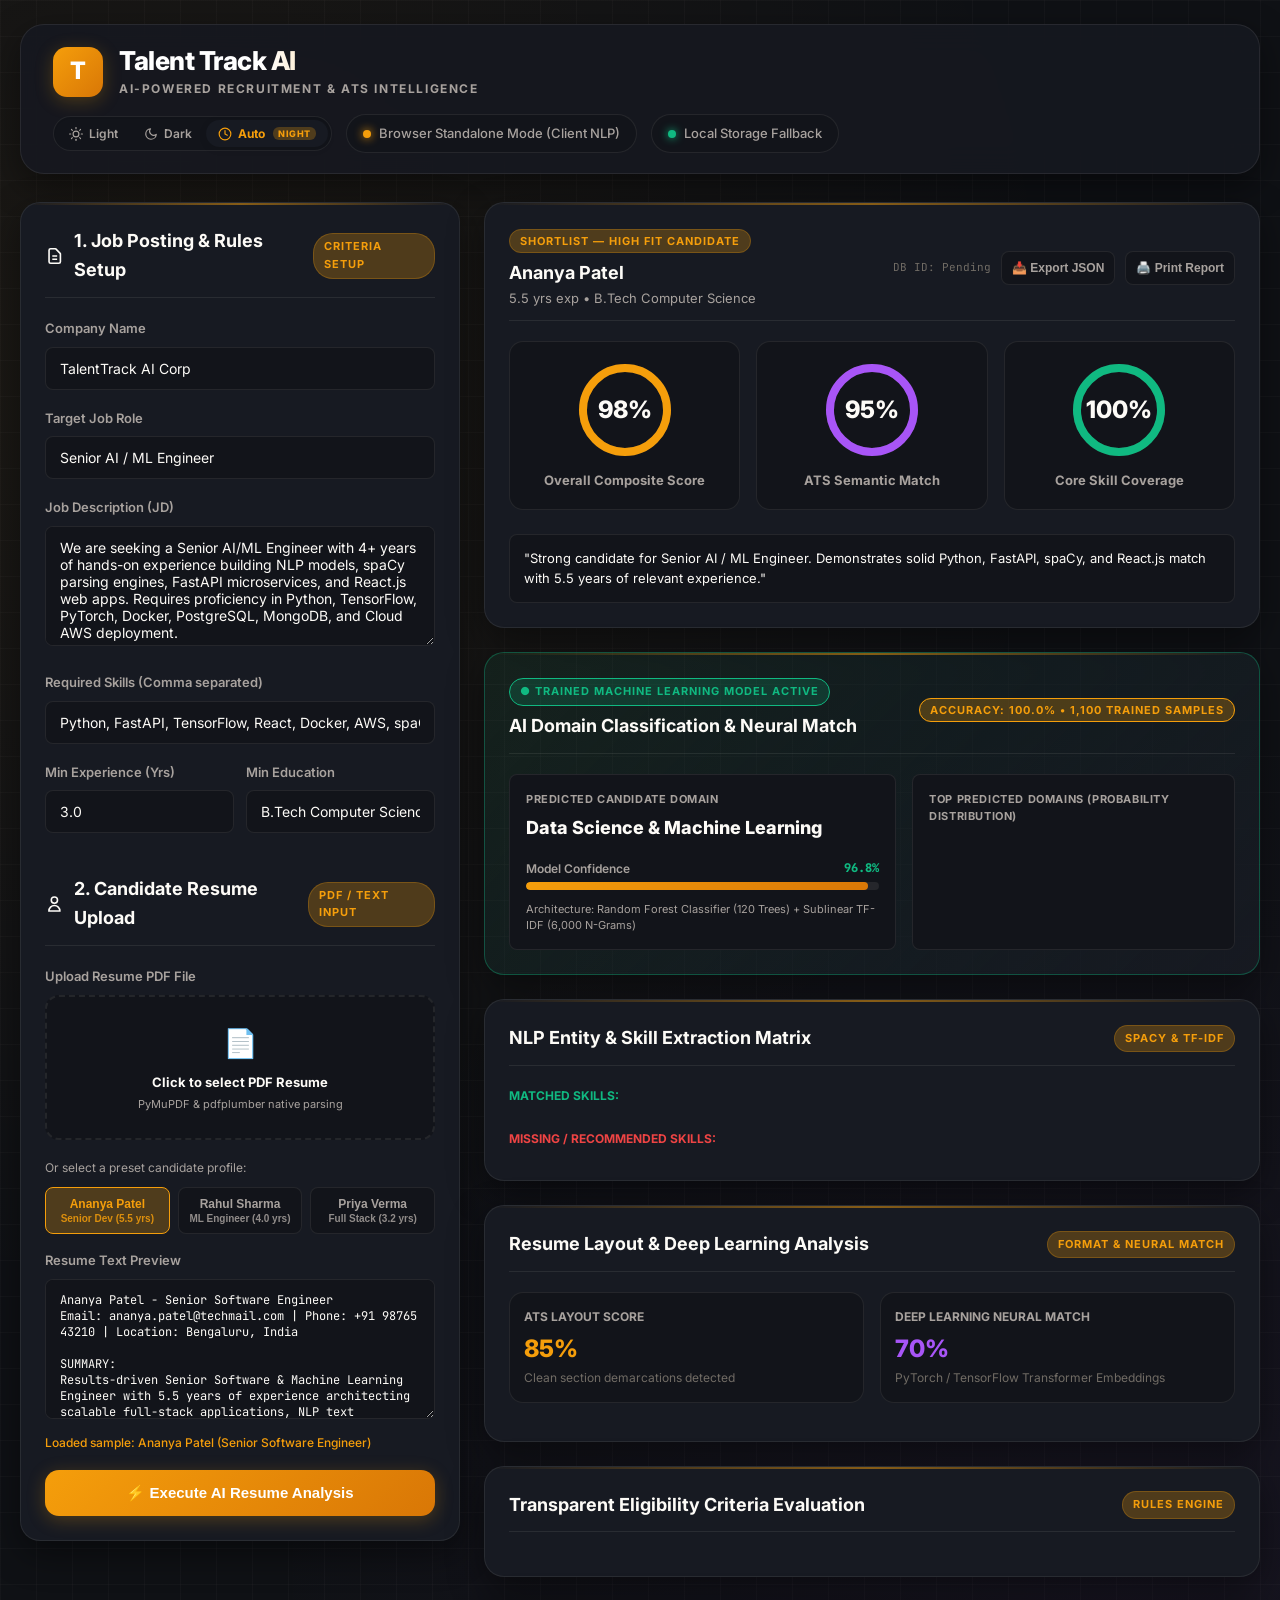
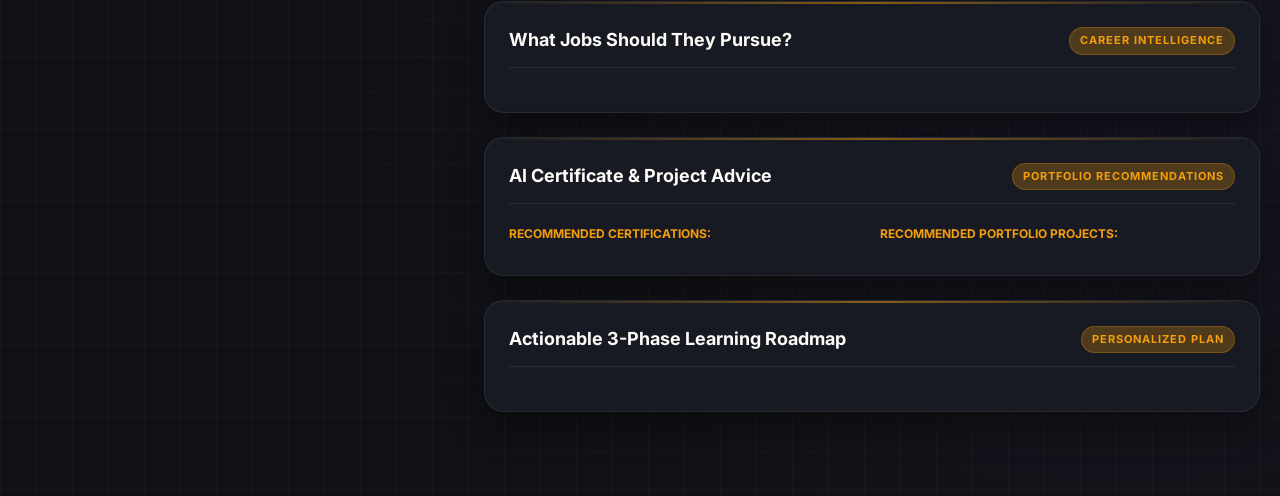
<file: index.html>
<!DOCTYPE html>
<html lang="en" data-theme="light" data-theme-mode="auto">
<head>
  <meta charset="UTF-8">
  <meta name="viewport" content="width=device-width, initial-scale=1.0">
  <title>Talent Track AI - Intelligent Resume Shortlisting Platform</title>
  <meta name="description" content="AI-powered recruitment and ATS resume shortlisting platform matching candidates using machine learning, PyMuPDF, pdfplumber, spaCy, and Scikit-Learn.">
  <link rel="stylesheet" href="css/styles.css">
  <script>
    // Immediate theme resolution before DOM load to avoid FOUC
    (function() {
      try {
        const stored = localStorage.getItem('talent_track_theme') || 'auto';
        let resolved = stored;
        if (stored === 'auto') {
          const hour = new Date().getHours();
          resolved = (hour >= 6 && hour < 18) ? 'light' : 'dark';
        }
        document.documentElement.setAttribute('data-theme', resolved);
        document.documentElement.setAttribute('data-theme-mode', stored);
      } catch (e) {}
    })();
  </script>
</head>
<body>

  <div class="app-container">

    <!-- Header / Navbar -->
    <header class="navbar">
      <div class="brand">
        <div class="brand-icon">T</div>
        <div>
          <div class="brand-title">Talent Track AI</div>
          <div class="brand-subtitle">AI-Powered Recruitment & ATS Intelligence</div>
        </div>
      </div>
      
      <div class="navbar-right">
        <!-- 3-State Theme Toggle Switch (Light, Dark, Auto) -->
        <div class="theme-switch-container">
          <div class="theme-switch-group" role="radiogroup" aria-label="Theme Selection">
            <button type="button" class="theme-btn" id="theme-btn-light" data-mode="light" title="Light Mode (Ivory White)">
              <svg viewBox="0 0 24 24"><circle cx="12" cy="12" r="5"></circle><line x1="12" y1="1" x2="12" y2="3"></line><line x1="12" y1="21" x2="12" y2="23"></line><line x1="4.22" y1="4.22" x2="5.64" y2="5.64"></line><line x1="18.36" y1="18.36" x2="19.78" y2="19.78"></line><line x1="1" y1="12" x2="3" y2="12"></line><line x1="21" y1="12" x2="23" y2="12"></line><line x1="4.22" y1="19.78" x2="5.64" y2="18.36"></line><line x1="18.36" y1="5.64" x2="19.78" y2="4.22"></line></svg>
              <span>Light</span>
            </button>
            <button type="button" class="theme-btn" id="theme-btn-dark" data-mode="dark" title="Dark Mode (Warm Obsidian)">
              <svg viewBox="0 0 24 24"><path d="M21 12.79A9 9 0 1 1 11.21 3 7 7 0 0 0 21 12.79z"></path></svg>
              <span>Dark</span>
            </button>
            <button type="button" class="theme-btn" id="theme-btn-auto" data-mode="auto" title="Auto Mode: 6 AM - 6 PM Light, 6 PM - 6 AM Dark">
              <svg viewBox="0 0 24 24"><circle cx="12" cy="12" r="10"></circle><polyline points="12 6 12 12 16 14"></polyline></svg>
              <span>Auto</span>
              <span class="theme-auto-badge" id="theme-auto-indicator">Day</span>
            </button>
          </div>
        </div>

        <div class="server-status">
          <span class="status-dot" id="server-dot"></span>
          <span id="server-text">Connecting to Backend...</span>
        </div>
        <div class="server-status">
          <span class="status-dot" id="db-dot" style="background-color:var(--emerald-accent); box-shadow:0 0 8px var(--emerald-accent);"></span>
          <span id="db-status-text">MongoDB Ready</span>
        </div>
      </div>
    </header>

    <!-- Main Grid Layout -->
    <div class="main-grid">

      <!-- Left Panel: Job Input & Candidate Resume Loader -->
      <aside class="left-col">
        <div class="card-panel">
          <div class="panel-header">
            <h2 class="panel-title">
              <svg width="20" height="20" fill="none" stroke="currentColor" stroke-width="2" viewBox="0 0 24 24"><path d="M9 12h6m-6 4h6m2 5H7a2 2 0 01-2-2V5a2 2 0 012-2h5.586a1 1 0 01.707.293l5.414 5.414a1 1 0 01.293.707V19a2 2 0 01-2 2z"></path></svg>
              1. Job Posting & Rules Setup
            </h2>
            <span class="panel-tag">Criteria Setup</span>
          </div>

          <form id="analysis-form">
            <div class="form-group">
              <label class="form-label" for="company-name">Company Name</label>
              <input type="text" id="company-name" class="form-input" value="TalentTrack AI Corp">
            </div>

            <div class="form-group">
              <label class="form-label" for="job-role">Target Job Role</label>
              <input type="text" id="job-role" class="form-input" value="Senior AI / ML Engineer">
            </div>

            <div class="form-group">
              <label class="form-label" for="job-desc">Job Description (JD)</label>
              <textarea id="job-desc" class="form-textarea">We are seeking a Senior AI/ML Engineer with 4+ years of hands-on experience building NLP models, spaCy parsing engines, FastAPI microservices, and React.js web apps. Requires proficiency in Python, TensorFlow, PyTorch, Docker, PostgreSQL, MongoDB, and Cloud AWS deployment.</textarea>
            </div>

            <div class="form-group">
              <label class="form-label" for="req-skills">Required Skills (Comma separated)</label>
              <input type="text" id="req-skills" class="form-input" value="Python, FastAPI, TensorFlow, React, Docker, AWS, spaCy, MongoDB">
            </div>

            <div style="display:grid; grid-template-columns:1fr 1fr; gap:12px;">
              <div class="form-group">
                <label class="form-label" for="min-exp">Min Experience (Yrs)</label>
                <input type="number" id="min-exp" class="form-input" value="3.0" step="0.5">
              </div>
              <div class="form-group">
                <label class="form-label" for="min-edu">Min Education</label>
                <input type="text" id="min-edu" class="form-input" value="B.Tech Computer Science">
              </div>
            </div>

            <!-- Candidate Resume Selection -->
            <div class="panel-header" style="margin-top:24px;">
              <h2 class="panel-title">
                <svg width="20" height="20" fill="none" stroke="currentColor" stroke-width="2" viewBox="0 0 24 24"><path d="M16 7a4 4 0 11-8 0 4 4 0 018 0zM12 14a7 7 0 00-7 7h14a7 7 0 00-7-7z"></path></svg>
                2. Candidate Resume Upload
              </h2>
              <span class="panel-tag">PDF / Text Input</span>
            </div>

            <!-- PDF File Upload Dropzone -->
            <div class="form-group">
              <label class="form-label">Upload Resume PDF File</label>
              <div class="dropzone" onclick="document.getElementById('resume-file-input').click();">
                <div class="dropzone-icon">📄</div>
                <div class="dropzone-title">Click to select PDF Resume</div>
                <div style="font-size:11px; color:var(--text-muted); margin-top:4px;">PyMuPDF & pdfplumber native parsing</div>
              </div>
              <input type="file" id="resume-file-input" accept=".pdf,.txt" style="display:none;">
            </div>

            <p style="font-size:12px; color:var(--text-muted); margin-bottom:10px;">Or select a preset candidate profile:</p>

            <div class="preset-grid">
              <button type="button" class="preset-btn active" data-preset="ananya">Ananya Patel<small>Senior Dev (5.5 yrs)</small></button>
              <button type="button" class="preset-btn" data-preset="rahul">Rahul Sharma<small>ML Engineer (4.0 yrs)</small></button>
              <button type="button" class="preset-btn" data-preset="priya">Priya Verma<small>Full Stack (3.2 yrs)</small></button>
            </div>

            <div class="form-group">
              <label class="form-label" for="resume-text-input">Resume Text Preview</label>
              <textarea id="resume-text-input" class="form-textarea" style="min-height:140px; font-family:var(--font-mono); font-size:12px;"></textarea>
              <div id="selected-file-name" style="font-size:12px; color:var(--primary-accent); margin-top:6px; font-weight:500;">Loaded sample: Ananya Patel</div>
            </div>

            <button type="submit" class="btn-primary" id="analyze-btn">
              ⚡ Execute AI Resume Analysis
            </button>
          </form>
        </div>
      </aside>

      <!-- Right Panel: Results & AI Intelligence Dashboard -->
      <main class="right-col" id="results-section">

        <!-- Score Overview Hero -->
        <div class="card-panel">
          <div class="panel-header">
            <div>
              <span class="panel-tag" id="verdict-badge-el">SHORTLIST — High Fit Candidate</span>
              <h2 class="panel-title" style="margin-top:6px;" id="cand-name">Ananya Patel</h2>
              <p style="font-size:13px; color:var(--text-muted);" id="cand-meta">5.5 yrs exp • B.Tech Computer Science</p>
            </div>
            <div style="display:flex; gap:10px; align-items:center;">
              <span style="font-size:11px; font-family:var(--font-mono); color:var(--text-dim);" id="db-record-tag">DB ID: Pending</span>
              <button class="preset-btn" id="export-json-btn">📥 Export JSON</button>
              <button class="preset-btn" id="print-report-btn">🖨️ Print Report</button>
            </div>
          </div>

          <!-- Gauges -->
          <div class="hero-score-grid">
            <div class="score-card">
              <div class="score-gauge">
                <svg viewBox="0 0 100 100">
                  <circle class="score-circle-bg" cx="50" cy="50" r="42"/>
                  <circle class="score-circle-val" id="overall-score-gauge" cx="50" cy="50" r="42"/>
                </svg>
                <div class="score-val-text" id="overall-score-val">98%</div>
              </div>
              <div class="score-title">Overall Composite Score</div>
            </div>

            <div class="score-card">
              <div class="score-gauge">
                <svg viewBox="0 0 100 100">
                  <circle class="score-circle-bg" cx="50" cy="50" r="42"/>
                  <circle class="score-circle-val" id="ats-score-gauge" cx="50" cy="50" r="42" style="stroke:var(--purple-accent);"/>
                </svg>
                <div class="score-val-text" id="ats-score-val">95%</div>
              </div>
              <div class="score-title">ATS Semantic Match</div>
            </div>

            <div class="score-card">
              <div class="score-gauge">
                <svg viewBox="0 0 100 100">
                  <circle class="score-circle-bg" cx="50" cy="50" r="42"/>
                  <circle class="score-circle-val" id="skill-score-gauge" cx="50" cy="50" r="42" style="stroke:var(--emerald-accent);"/>
                </svg>
                <div class="score-val-text" id="skill-score-val">100%</div>
              </div>
              <div class="score-title">Core Skill Coverage</div>
            </div>
          </div>

          <div class="info-subbox" id="verdict-summary">
            "Strong candidate for Senior AI / ML Engineer. Demonstrates solid Python, FastAPI, spaCy, and React.js match with 5.5 years of relevant experience."
          </div>
        </div>

        <!-- Trained AI Model Intelligence Card -->
        <div class="card-panel trained-model-panel" id="trained-model-card">
          <div class="panel-header">
            <div>
              <span class="panel-tag panel-tag-active" id="model-status-tag">
                ● Trained Machine Learning Model Active
              </span>
              <h3 class="panel-title" style="margin-top: 6px;">AI Domain Classification & Neural Match</h3>
            </div>
            <div style="text-align: right;">
              <span class="panel-tag panel-tag-accuracy" id="model-accuracy-badge">
                Accuracy: 100.0% • 1,100 Trained Samples
              </span>
            </div>
          </div>

          <div class="model-card-grid">
            <div class="model-inner-box">
              <div>
                <div class="model-inner-label">Predicted Candidate Domain</div>
                <div class="model-predicted-title" id="model-predicted-domain">Data Science & Machine Learning</div>
              </div>
              
              <div>
                <div class="model-confidence-row">
                  <span style="color: var(--text-muted); font-weight: 600;">Model Confidence</span>
                  <span class="model-confidence-val" id="model-confidence-val">96.8%</span>
                </div>
                <div class="model-confidence-track">
                  <div class="model-confidence-fill" id="model-confidence-bar" style="width: 96.8%;"></div>
                </div>

                <div class="model-details-meta" id="model-details-text">
                  Architecture: Random Forest Classifier (120 Trees) + Sublinear TF-IDF (6,000 N-Grams)
                </div>
              </div>
            </div>

            <div class="model-inner-box">
              <div class="model-inner-label">Top Predicted Domains (Probability Distribution)</div>
              <div class="top-domains-container" id="top-domains-list">
                <!-- Dynamically populated -->
              </div>
            </div>
          </div>
        </div>

        <!-- Extracted Skills & NLP Entity Matrix -->
        <div class="card-panel">
          <div class="panel-header">
            <h3 class="panel-title">NLP Entity & Skill Extraction Matrix</h3>
            <span class="panel-tag">spaCy & TF-IDF</span>
          </div>

          <div style="margin-bottom:16px;">
            <div style="font-size:12px; font-weight:700; color:var(--emerald-accent); margin-bottom:8px;">MATCHED SKILLS:</div>
            <div class="skill-pills" id="matched-skills-container"></div>
          </div>

          <div>
            <div style="font-size:12px; font-weight:700; color:var(--rose-accent); margin-bottom:8px;">MISSING / RECOMMENDED SKILLS:</div>
            <div class="skill-pills" id="missing-skills-container"></div>
          </div>
        </div>

        <!-- Layout & Deep Learning Analysis -->
        <div class="card-panel">
          <div class="panel-header">
            <h3 class="panel-title">Resume Layout & Deep Learning Analysis</h3>
            <span class="panel-tag">Format & Neural Match</span>
          </div>

          <div style="display:grid; grid-template-columns:1fr 1fr; gap:16px; margin-bottom:14px;">
            <div class="score-card" style="text-align:left; padding:14px;">
              <div style="font-size:12px; color:var(--text-muted); font-weight:700; margin-bottom:4px;">ATS LAYOUT SCORE</div>
              <div style="font-size:24px; font-weight:800; color:var(--primary-accent);" id="layout-score-val">85%</div>
              <div style="font-size:12px; color:var(--text-dim);" id="layout-status-desc">Clean section demarcations detected</div>
            </div>

            <div class="score-card" style="text-align:left; padding:14px;">
              <div style="font-size:12px; color:var(--text-muted); font-weight:700; margin-bottom:4px;">DEEP LEARNING NEURAL MATCH</div>
              <div style="font-size:24px; font-weight:800; color:var(--purple-accent);" id="dl-score-val">70%</div>
              <div style="font-size:12px; color:var(--text-dim);" id="dl-framework-desc">PyTorch / TensorFlow Transformer Embeddings</div>
            </div>
          </div>

          <div style="font-size:12px; color:var(--text-muted); line-height:1.6;" id="layout-suggestions-container"></div>
        </div>

        <!-- Slide 7: Transparent Eligibility Evaluation -->
        <div class="card-panel">
          <div class="panel-header">
            <h3 class="panel-title">Transparent Eligibility Criteria Evaluation</h3>
            <span class="panel-tag">Rules Engine</span>
          </div>

          <div class="eligibility-list" id="eligibility-list-container"></div>
        </div>

        <!-- Slide 8: Career Mapping ("What Jobs Should They Pursue?") -->
        <div class="card-panel">
          <div class="panel-header">
            <h3 class="panel-title">What Jobs Should They Pursue?</h3>
            <span class="panel-tag">Career Intelligence</span>
          </div>

          <div class="career-grid" id="career-grid-container"></div>
        </div>

        <!-- Certificate & Project Suggestions -->
        <div class="card-panel">
          <div class="panel-header">
            <h3 class="panel-title">AI Certificate & Project Advice</h3>
            <span class="panel-tag">Portfolio Recommendations</span>
          </div>

          <div style="display:grid; grid-template-columns:1fr 1fr; gap:16px;">
            <div>
              <div style="font-size:12px; font-weight:700; color:var(--amber-accent); margin-bottom:8px;">RECOMMENDED CERTIFICATIONS:</div>
              <div id="cert-advice-container"></div>
            </div>
            <div>
              <div style="font-size:12px; font-weight:700; color:var(--primary-accent); margin-bottom:8px;">RECOMMENDED PORTFOLIO PROJECTS:</div>
              <div id="project-advice-container"></div>
            </div>
          </div>
        </div>

        <!-- Slide 9: Candidate Gap Analysis & Learning Roadmap -->
        <div class="card-panel">
          <div class="panel-header">
            <h3 class="panel-title">Actionable 3-Phase Learning Roadmap</h3>
            <span class="panel-tag">Personalized Plan</span>
          </div>

          <div>
            <div class="roadmap-timeline" id="roadmap-container"></div>
          </div>
        </div>

      </main>

    </div>
  </div>

  <script src="js/sample_resumes.js"></script>
  <script src="js/nlp_simulator.js"></script>
  <script src="js/app.js"></script>
</body>
</html>
</file>
<file: css/styles.css>
@import url('./variables.css');
@import url('https://fonts.googleapis.com/css2?family=Inter:wght@300;400;500;600;700;800&family=JetBrains+Mono:wght@400;500;600&display=swap');

* {
  box-sizing: border-box;
  margin: 0;
  padding: 0;
}

body {
  background-color: var(--bg-dark);
  color: var(--text-main);
  font-family: var(--font-family);
  min-height: 100vh;
  line-height: 1.6;
  background-image: 
    radial-gradient(circle at 12% 18%, var(--radial-glow-1) 0%, transparent 45%),
    radial-gradient(circle at 88% 75%, var(--radial-glow-2) 0%, transparent 45%),
    linear-gradient(to right, var(--grid-line-color) 1px, transparent 1px),
    linear-gradient(to bottom, var(--grid-line-color) 1px, transparent 1px);
  background-size: 100% 100%, 100% 100%, 36px 36px, 36px 36px;
  overflow-x: hidden;
  transition: background-color var(--transition-smooth), color var(--transition-smooth);
}

/* Container */
.app-container {
  max-width: 1320px;
  margin: 0 auto;
  padding: 24px 20px 60px;
}

/* Header & Navbar */
.navbar {
  display: flex;
  justify-content: space-between;
  align-items: center;
  padding: 20px 32px;
  background: var(--navbar-bg);
  backdrop-filter: blur(16px);
  -webkit-backdrop-filter: blur(16px);
  border: 1px solid var(--border-color);
  border-radius: var(--radius-xl);
  margin-bottom: 28px;
  box-shadow: var(--panel-shadow);
  transition: background var(--transition-smooth), border-color var(--transition-smooth);
  flex-wrap: wrap;
  gap: 16px;
}

.brand {
  display: flex;
  align-items: center;
  gap: 16px;
}

.brand-icon {
  width: 50px;
  height: 50px;
  background: var(--brand-gradient);
  border-radius: 14px;
  display: flex;
  align-items: center;
  justify-content: center;
  font-weight: 800;
  font-size: 24px;
  color: #fff;
  box-shadow: 0 4px 18px var(--primary-glow);
  flex-shrink: 0;
}

.brand-title {
  font-size: 26px;
  font-weight: 800;
  letter-spacing: -0.5px;
  background: var(--brand-title-gradient);
  -webkit-background-clip: text;
  -webkit-text-fill-color: transparent;
  line-height: 1.2;
}

.brand-subtitle {
  font-size: 12px;
  color: var(--text-muted);
  text-transform: uppercase;
  letter-spacing: 1.6px;
  font-weight: 700;
  margin-top: 3px;
}

.navbar-right {
  display: flex;
  align-items: center;
  gap: 14px;
  flex-wrap: wrap;
}

/* Theme Switcher Segmented Control */
.theme-switch-container {
  display: flex;
  align-items: center;
}

.theme-switch-group {
  display: inline-flex;
  align-items: center;
  background: var(--bg-surface-elevated);
  border: 1px solid var(--border-color);
  padding: 3px;
  border-radius: 30px;
  gap: 2px;
  box-shadow: inset 0 1px 2px rgba(0, 0, 0, 0.04);
}

.theme-btn {
  display: inline-flex;
  align-items: center;
  gap: 6px;
  padding: 6px 12px;
  border-radius: 20px;
  border: none;
  background: transparent;
  color: var(--text-muted);
  font-family: var(--font-family);
  font-size: 12px;
  font-weight: 600;
  cursor: pointer;
  transition: all var(--transition-fast);
  user-select: none;
}

.theme-btn svg {
  width: 14px;
  height: 14px;
  stroke: currentColor;
  fill: none;
  stroke-width: 2;
  stroke-linecap: round;
  stroke-linejoin: round;
  transition: transform var(--transition-fast);
}

.theme-btn:hover {
  color: var(--text-main);
  background: var(--primary-glow);
}

.theme-btn:hover svg {
  transform: scale(1.12);
}

.theme-btn.active {
  background: var(--bg-panel);
  color: var(--primary-accent);
  font-weight: 700;
  box-shadow: 0 2px 8px rgba(0, 0, 0, 0.08);
}

.theme-auto-badge {
  font-size: 9px;
  font-weight: 800;
  text-transform: uppercase;
  letter-spacing: 0.5px;
  padding: 1px 5px;
  border-radius: 6px;
  background: var(--primary-glow);
  color: var(--primary-accent);
  margin-left: 2px;
  display: inline-block;
}

/* Server Status Indicators */
.server-status {
  display: flex;
  align-items: center;
  gap: 8px;
  padding: 8px 16px;
  background: var(--bg-surface-elevated);
  border: 1px solid var(--border-color);
  border-radius: 40px;
  font-size: 13px;
  font-weight: 500;
  color: var(--text-muted);
  transition: background var(--transition-fast), border-color var(--transition-fast);
}

.status-dot {
  width: 8px;
  height: 8px;
  border-radius: 50%;
  background-color: var(--emerald-accent);
  box-shadow: 0 0 8px var(--emerald-accent);
}

/* Main Grid Layout */
.main-grid {
  display: grid;
  grid-template-columns: 440px 1fr;
  gap: 24px;
}

@media (max-width: 1024px) {
  .main-grid {
    grid-template-columns: 1fr;
  }
}

/* Section Cards */
.card-panel {
  background: var(--bg-panel);
  border: 1px solid var(--border-color);
  border-radius: var(--radius-lg);
  padding: 24px;
  box-shadow: var(--panel-shadow);
  margin-bottom: 24px;
  position: relative;
  overflow: hidden;
  transition: background var(--transition-smooth), border-color var(--transition-smooth), box-shadow var(--transition-smooth);
}

.card-panel::before {
  content: '';
  position: absolute;
  top: 0;
  left: 0;
  right: 0;
  height: 2px;
  background: linear-gradient(90deg, transparent, var(--primary-accent), transparent);
  opacity: 0.5;
}

.panel-header {
  display: flex;
  justify-content: space-between;
  align-items: center;
  margin-bottom: 20px;
  padding-bottom: 12px;
  border-bottom: 1px solid var(--border-color);
}

.panel-title {
  font-size: 18px;
  font-weight: 700;
  color: var(--text-main);
  display: flex;
  align-items: center;
  gap: 10px;
}

.panel-tag {
  font-size: 11px;
  font-weight: 700;
  text-transform: uppercase;
  letter-spacing: 1px;
  padding: 4px 10px;
  border-radius: 20px;
  background: var(--primary-glow);
  color: var(--primary-accent);
  border: 1px solid var(--border-glow);
}

/* Form Inputs */
.form-group {
  margin-bottom: 18px;
}

.form-label {
  display: block;
  font-size: 13px;
  font-weight: 600;
  color: var(--text-muted);
  margin-bottom: 8px;
}

.form-input, .form-textarea, .form-select {
  width: 100%;
  background: var(--bg-input);
  border: 1px solid var(--border-color);
  border-radius: var(--radius-sm);
  padding: 12px 14px;
  color: var(--text-main);
  font-family: var(--font-family);
  font-size: 14px;
  transition: var(--transition-fast);
}

.form-input:focus, .form-textarea:focus, .form-select:focus {
  outline: none;
  border-color: var(--primary-accent);
  box-shadow: 0 0 0 3px var(--primary-glow);
}

.form-textarea {
  min-height: 120px;
  resize: vertical;
}

/* Preset Resume Selector Buttons */
.preset-grid {
  display: grid;
  grid-template-columns: repeat(3, 1fr);
  gap: 8px;
  margin-bottom: 16px;
}

.preset-btn {
  background: var(--bg-surface-elevated);
  border: 1px solid var(--border-color);
  border-radius: var(--radius-sm);
  padding: 9px 10px;
  color: var(--text-muted);
  font-size: 12px;
  font-weight: 600;
  cursor: pointer;
  text-align: center;
  transition: var(--transition-fast);
}

.preset-btn small {
  display: block;
  font-size: 10px;
  opacity: 0.85;
  margin-top: 2px;
}

.preset-btn:hover, .preset-btn.active {
  background: var(--primary-glow);
  border-color: var(--primary-accent);
  color: var(--primary-accent);
}

/* Dropzone Upload */
.dropzone {
  border: 2px dashed var(--border-color);
  border-radius: var(--radius-md);
  padding: 24px 20px;
  text-align: center;
  cursor: pointer;
  transition: var(--transition-fast);
  background: var(--bg-surface-elevated);
  margin-bottom: 18px;
}

.dropzone:hover {
  border-color: var(--primary-accent);
  background: var(--primary-glow);
}

.dropzone-icon {
  font-size: 28px;
  margin-bottom: 6px;
}

.dropzone-title {
  font-size: 13px;
  font-weight: 700;
  color: var(--text-main);
}

.btn-primary {
  width: 100%;
  padding: 14px 24px;
  background: var(--brand-gradient);
  color: #fff;
  border: none;
  border-radius: var(--radius-md);
  font-size: 15px;
  font-weight: 700;
  cursor: pointer;
  box-shadow: 0 4px 18px var(--primary-glow);
  transition: var(--transition-fast);
}

.btn-primary:hover {
  opacity: 0.94;
  transform: translateY(-1px);
}

/* Score Dashboard Hero */
.hero-score-grid {
  display: grid;
  grid-template-columns: repeat(auto-fit, minmax(180px, 1fr));
  gap: 16px;
  margin-bottom: 24px;
}

.score-card {
  background: var(--bg-surface-elevated);
  border: 1px solid var(--border-color);
  border-radius: var(--radius-md);
  padding: 18px;
  text-align: center;
  position: relative;
  transition: transform var(--transition-fast), border-color var(--transition-fast);
}

.score-card:hover {
  border-color: var(--border-glow);
  transform: translateY(-2px);
}

.score-gauge {
  position: relative;
  width: 100px;
  height: 100px;
  margin: 0 auto 10px;
}

.score-gauge svg {
  transform: rotate(-90deg);
  width: 100%;
  height: 100%;
}

.score-circle-bg {
  fill: none;
  stroke: var(--border-color);
  stroke-width: 8;
}

.score-circle-val {
  fill: none;
  stroke: var(--primary-accent);
  stroke-width: 8;
  stroke-linecap: round;
  transition: stroke-dashoffset 1s ease-in-out;
}

.score-val-text {
  position: absolute;
  top: 50%;
  left: 50%;
  transform: translate(-50%, -50%);
  font-size: 24px;
  font-weight: 800;
  color: var(--text-main);
}

.score-title {
  font-size: 13px;
  font-weight: 700;
  color: var(--text-muted);
}

/* Info Sub-Box */
.info-subbox {
  background: var(--bg-surface-elevated);
  border: 1px solid var(--border-color);
  border-radius: var(--radius-sm);
  padding: 14px;
  font-size: 13px;
  color: var(--text-main);
  line-height: 1.5;
}

/* Badge Status Pill */
.badge-pass { background: rgba(5, 150, 105, 0.12); color: var(--pass-color); border: 1px solid rgba(5, 150, 105, 0.3); }
.badge-warn { background: rgba(217, 119, 6, 0.12); color: var(--warn-color); border: 1px solid rgba(217, 119, 6, 0.3); }
.badge-fail { background: rgba(220, 38, 38, 0.12); color: var(--fail-color); border: 1px solid rgba(220, 38, 38, 0.3); }

/* Eligibility Checklist */
.eligibility-list {
  display: flex;
  flex-direction: column;
  gap: 10px;
}

.eligibility-item {
  display: flex;
  align-items: center;
  justify-content: space-between;
  padding: 12px 16px;
  background: var(--bg-surface-elevated);
  border: 1px solid var(--border-color);
  border-radius: var(--radius-sm);
}

.eligibility-left {
  display: flex;
  align-items: center;
  gap: 12px;
}

.check-icon {
  width: 26px;
  height: 26px;
  border-radius: 50%;
  display: flex;
  align-items: center;
  justify-content: center;
  font-weight: 800;
  font-size: 13px;
}

.check-icon.pass { background: rgba(5, 150, 105, 0.15); color: var(--pass-color); }
.check-icon.warn { background: rgba(217, 119, 6, 0.15); color: var(--warn-color); }
.check-icon.fail { background: rgba(220, 38, 38, 0.15); color: var(--fail-color); }

.eligibility-title {
  font-size: 14px;
  font-weight: 700;
  color: var(--text-main);
}

.eligibility-req {
  font-size: 12px;
  color: var(--text-dim);
}

.eligibility-val {
  font-size: 13px;
  font-weight: 600;
  color: var(--primary-accent);
  font-family: var(--font-mono);
}

/* Career Intelligence Grid */
.career-grid {
  display: grid;
  grid-template-columns: repeat(auto-fit, minmax(210px, 1fr));
  gap: 14px;
}

.career-card {
  background: var(--bg-surface-elevated);
  border: 1px solid var(--border-color);
  border-radius: var(--radius-md);
  padding: 16px;
  position: relative;
  transition: var(--transition-fast);
}

.career-card.top-pick {
  border-color: var(--primary-accent);
  box-shadow: 0 4px 20px var(--primary-glow);
}

.top-pick-tag {
  position: absolute;
  top: -10px;
  right: 14px;
  background: var(--primary-accent);
  color: #fff;
  font-size: 10px;
  font-weight: 800;
  padding: 2px 8px;
  border-radius: 10px;
  text-transform: uppercase;
}

.career-role {
  font-size: 15px;
  font-weight: 700;
  color: var(--text-main);
  margin-bottom: 4px;
}

.career-score {
  font-size: 20px;
  font-weight: 800;
  color: var(--primary-accent);
  margin-bottom: 10px;
}

.career-salary {
  font-size: 12px;
  font-weight: 700;
  color: var(--emerald-accent);
}

.career-demand {
  font-size: 11px;
  color: var(--text-dim);
  margin-bottom: 10px;
}

.skill-pills {
  display: flex;
  flex-wrap: wrap;
  gap: 6px;
}

.pill {
  font-size: 11px;
  padding: 3px 8px;
  border-radius: 4px;
  background: var(--bg-surface-elevated);
  color: var(--text-muted);
  border: 1px solid var(--border-color);
}

.pill.matched {
  background: rgba(5, 150, 105, 0.12);
  border-color: rgba(5, 150, 105, 0.3);
  color: var(--emerald-accent);
  font-weight: 600;
}

.pill.missing {
  background: rgba(220, 38, 38, 0.12);
  border-color: rgba(220, 38, 38, 0.3);
  color: var(--rose-accent);
  font-weight: 600;
}

/* Learning Roadmap Timeline */
.roadmap-timeline {
  display: flex;
  flex-direction: column;
  gap: 14px;
  margin-top: 14px;
}

.roadmap-step {
  display: flex;
  gap: 14px;
  align-items: flex-start;
}

.step-num {
  width: 30px;
  height: 30px;
  border-radius: 50%;
  background: var(--brand-gradient);
  color: #fff;
  display: flex;
  align-items: center;
  justify-content: center;
  font-weight: 800;
  font-size: 13px;
  flex-shrink: 0;
  box-shadow: 0 2px 8px var(--primary-glow);
}

.step-content {
  background: var(--bg-surface-elevated);
  border: 1px solid var(--border-color);
  border-radius: var(--radius-sm);
  padding: 12px 14px;
  width: 100%;
}

.step-title {
  font-size: 14px;
  font-weight: 700;
  color: var(--text-main);
}

.step-desc {
  font-size: 13px;
  color: var(--text-muted);
  margin-top: 2px;
}

/* ============================================================
   Trained AI Model Intelligence Card (Theme Adaptive)
   ============================================================ */
.trained-model-panel {
  border: 1px solid rgba(5, 150, 105, 0.35);
  background: linear-gradient(135deg, rgba(5, 150, 105, 0.05) 0%, var(--bg-panel) 100%);
  position: relative;
  overflow: hidden;
  box-shadow: var(--panel-shadow);
}

[data-theme="dark"] .trained-model-panel {
  border-color: rgba(16, 185, 129, 0.35);
  background: linear-gradient(135deg, rgba(16, 185, 129, 0.08) 0%, rgba(23, 26, 34, 0.95) 100%);
}

.trained-model-panel .panel-tag-active {
  background: rgba(5, 150, 105, 0.12);
  color: var(--emerald-accent);
  border: 1px solid rgba(5, 150, 105, 0.35);
  font-weight: 700;
  display: inline-flex;
  align-items: center;
  gap: 6px;
}

[data-theme="dark"] .trained-model-panel .panel-tag-active {
  background: rgba(16, 185, 129, 0.18);
  border-color: var(--emerald-accent);
}

.trained-model-panel .panel-tag-accuracy {
  background: var(--primary-glow);
  color: var(--primary-accent);
  border: 1px solid var(--primary-accent);
  font-weight: 700;
}

.model-card-grid {
  display: grid;
  grid-template-columns: 1.2fr 1fr;
  gap: 16px;
  margin-top: 12px;
}

@media (max-width: 768px) {
  .model-card-grid {
    grid-template-columns: 1fr;
  }
}

.model-inner-box {
  background: var(--bg-surface-elevated);
  border: 1px solid var(--border-color);
  border-radius: var(--radius-sm);
  padding: 16px;
  display: flex;
  flex-direction: column;
  justify-content: space-between;
}

.model-inner-label {
  font-size: 11px;
  color: var(--text-muted);
  font-weight: 700;
  text-transform: uppercase;
  letter-spacing: 0.6px;
  margin-bottom: 6px;
}

.model-predicted-title {
  font-size: 18px;
  font-weight: 800;
  color: var(--text-main);
  margin: 4px 0 10px;
}

.model-confidence-row {
  display: flex;
  align-items: center;
  justify-content: space-between;
  font-size: 12px;
  margin-top: 6px;
  margin-bottom: 4px;
}

.model-confidence-val {
  font-weight: 800;
  color: var(--emerald-accent);
  font-family: var(--font-mono);
}

.model-confidence-track {
  height: 8px;
  background: var(--border-color);
  border-radius: 4px;
  overflow: hidden;
}

.model-confidence-fill {
  height: 100%;
  background: var(--brand-gradient);
  border-radius: 4px;
  transition: width 0.8s cubic-bezier(0.4, 0, 0.2, 1);
}

.model-details-meta {
  margin-top: 12px;
  font-size: 11px;
  color: var(--text-muted);
  line-height: 1.4;
}

.top-domains-container {
  margin-top: 8px;
  display: flex;
  flex-direction: column;
  gap: 8px;
}

.top-domain-item {
  display: flex;
  justify-content: space-between;
  align-items: center;
  font-size: 12px;
  padding: 7px 12px;
  background: var(--bg-panel);
  border: 1px solid var(--border-color);
  border-radius: var(--radius-xs);
  transition: var(--transition-fast);
}

.top-domain-item.top-rank {
  border-color: var(--primary-accent);
  background: var(--primary-glow);
  font-weight: 700;
}

.top-domain-item.top-rank span:first-child {
  color: var(--primary-accent);
}

.top-domain-item.top-rank span:last-child {
  color: var(--emerald-accent);
  font-weight: 800;
}

.top-domain-item:not(.top-rank) span:first-child {
  color: var(--text-main);
}

.top-domain-item:not(.top-rank) span:last-child {
  color: var(--text-muted);
  font-family: var(--font-mono);
  font-weight: 600;
}
</file>
